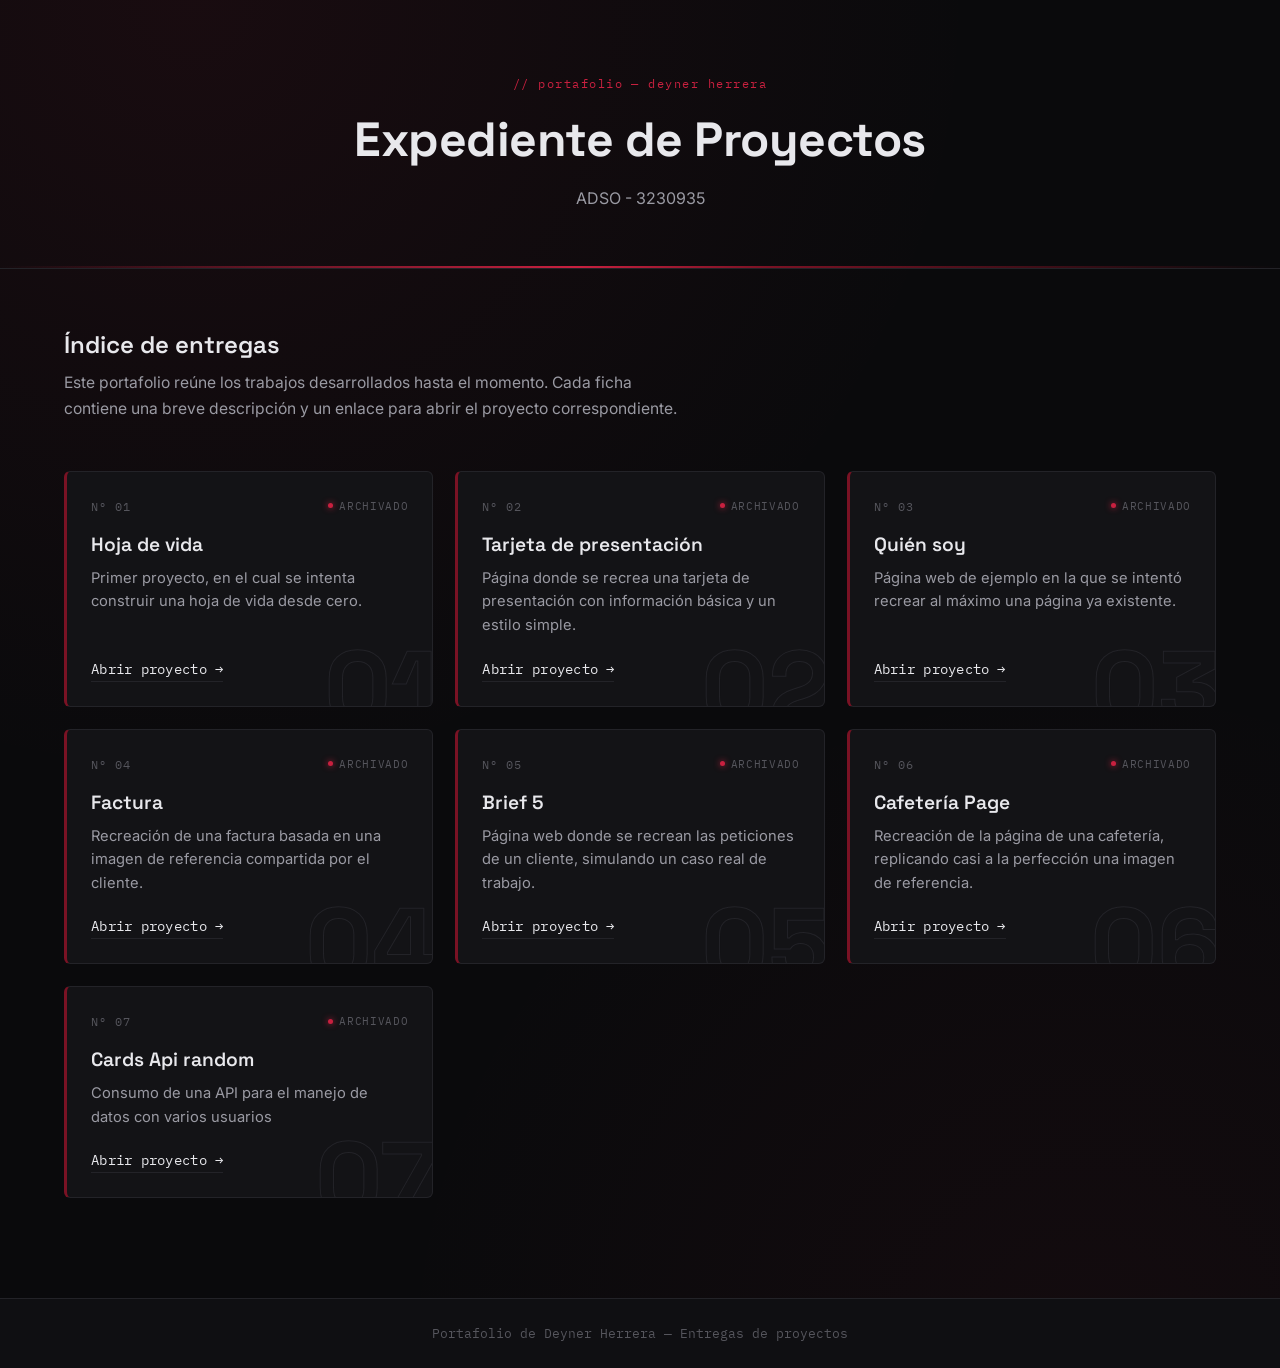
<file: index.html>
<!DOCTYPE html>
<html lang="es">
<head>
  <meta charset="UTF-8" />
  <meta name="viewport" content="width=device-width, initial-scale=1.0" />
  <title>Portafolio de Proyectos</title>
  <link rel="preconnect" href="https://fonts.googleapis.com">
  <link rel="preconnect" href="https://fonts.gstatic.com" crossorigin>
  <link href="https://fonts.googleapis.com/css2?family=Space+Grotesk:wght@400;500;600;700&family=IBM+Plex+Mono:wght@400;500&family=Inter:wght@400;500&display=swap" rel="stylesheet">
  <link rel="stylesheet" href="style.css">
</head>
<body>

  <header>
    <div class="header-inner">
      <span class="eyebrow">// portafolio — deyner herrera</span>
      <h1>Expediente de Proyectos</h1>
      <p>ADSO - 3230935</p>
    </div>
  </header>

  <main>
    <section class="intro">
      <h2>Índice de entregas</h2>
      <p>
        Este portafolio reúne los trabajos desarrollados hasta el momento.
        Cada ficha contiene una breve descripción y un enlace para abrir el proyecto correspondiente.
      </p>
    </section>

    <section class="projects-grid">

      <article class="project-card" data-num="01">
        <div class="card-top">
          <span class="card-id">Nº 01</span>
          <span class="card-status">archivado</span>
        </div>
        <div class="card-body">
          <h3>Hoja de vida</h3>
          <p>Primer proyecto, en el cual se intenta construir una hoja de vida desde cero.</p>
        </div>
        <a href="./Hoja de vida/index.html" class="btn-project">
          <span>Abrir proyecto</span>
          <span class="arrow">→</span>
        </a>
      </article>

      <article class="project-card" data-num="02">
        <div class="card-top">
          <span class="card-id">Nº 02</span>
          <span class="card-status">archivado</span>
        </div>
        <div class="card-body">
          <h3>Tarjeta de presentación</h3>
          <p>Página donde se recrea una tarjeta de presentación con información básica y un estilo simple.</p>
        </div>
        <a href="./Tarjeta de presentacion/index.html" class="btn-project">
          <span>Abrir proyecto</span>
          <span class="arrow">→</span>
        </a>
      </article>

      <article class="project-card" data-num="03">
        <div class="card-top">
          <span class="card-id">Nº 03</span>
          <span class="card-status">archivado</span>
        </div>
        <div class="card-body">
          <h3>Quién soy</h3>
          <p>Página web de ejemplo en la que se intentó recrear al máximo una página ya existente.</p>
        </div>
        <a href="./Quien soy/index.html" class="btn-project">
          <span>Abrir proyecto</span>
          <span class="arrow">→</span>
        </a>
      </article>

      <article class="project-card" data-num="04">
        <div class="card-top">
          <span class="card-id">Nº 04</span>
          <span class="card-status">archivado</span>
        </div>
        <div class="card-body">
          <h3>Factura</h3>
          <p>Recreación de una factura basada en una imagen de referencia compartida por el cliente.</p>
        </div>
        <a href="./Factura/index.html" class="btn-project">
          <span>Abrir proyecto</span>
          <span class="arrow">→</span>
        </a>
      </article>

      <article class="project-card" data-num="05">
        <div class="card-top">
          <span class="card-id">Nº 05</span>
          <span class="card-status">archivado</span>
        </div>
        <div class="card-body">
          <h3>Brief 5</h3>
          <p>Página web donde se recrean las peticiones de un cliente, simulando un caso real de trabajo.</p>
        </div>
        <a href="./Brief 5/inicio.html" class="btn-project">
          <span>Abrir proyecto</span>
          <span class="arrow">→</span>
        </a>
      </article>

      <article class="project-card" data-num="06">
        <div class="card-top">
          <span class="card-id">Nº 06</span>
          <span class="card-status">archivado</span>
        </div>
        <div class="card-body">
          <h3>Cafetería Page</h3>
          <p>Recreación de la página de una cafetería, replicando casi a la perfección una imagen de referencia.</p>
        </div>
        <a href="./Cafeteria Page/index.html" class="btn-project">
          <span>Abrir proyecto</span>
          <span class="arrow">→</span>
        </a>
      </article>

      <article class="project-card" data-num="07">
        <div class="card-top">
          <span class="card-id">Nº 07</span>
          <span class="card-status">archivado</span>
        </div>
        <div class="card-body">
          <h3>Cards Api random</h3>
          <p>Consumo de una API para el manejo de datos con varios usuarios</p>
        </div>
        <a href="./Api random/index.html" class="btn-project">
          <span>Abrir proyecto</span>
          <span class="arrow">→</span>
        </a>
      </article>

    </section>
  </main>

  <footer>
    <p>Portafolio de Deyner Herrera — Entregas de proyectos</p>
  </footer>

</body>
</html>
</file>
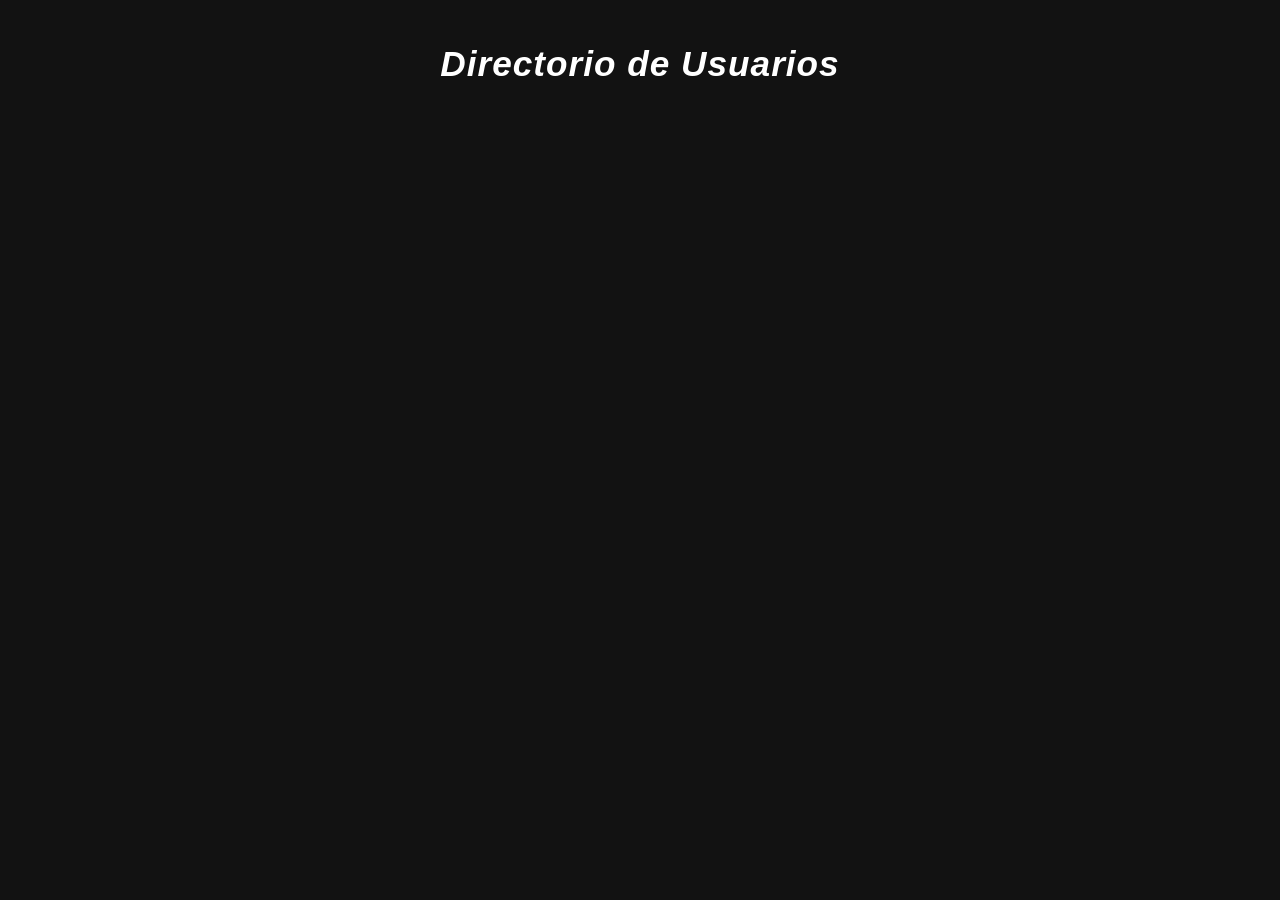
<file: Api random/index.html>
<!DOCTYPE html>
<html lang="es">

<head>
    <meta charset="UTF-8">
    <meta name="viewport" content="width=device-width, initial-scale=1.0">
    <title>Directorio de Usuarios</title>
    <style>
        body {
            font-family: 'Segoe UI', Tahoma, Geneva, Verdana, sans-serif;
            background-color: #121212; /* Fondo general oscuro */
            color: #e0e0e0; /* Texto claro legible */
            margin: 0;
            padding: 20px;
        }

        h1 {
            text-align: center;
            color: #ffffff;
            font-size: 2.2rem;
            font-style: italic;
            margin-bottom: 30px;
            letter-spacing: 1px;
        }

        /* Contenedor adaptado exactamente para 5 columnas */
        .container {
            display: grid;
            /* Usamos repeat(5, 1fr) para forzar las 5 columnas en pantallas grandes */
            grid-template-columns: repeat(5, 1fr);
            gap: 20px;
            max-width: 1400px;
            margin: 0 auto;
        }

        /* Responsivo para tablets y celulares */
        @media (max-width: 1200px) {
            .container {
                grid-template-columns: repeat(3, 1fr);
            }
        }
        @media (max-width: 768px) {
            .container {
                grid-template-columns: repeat(1, 1fr);
            }
        }

        .card {
            background: #1e1e1e; /* Fondo de la tarjeta oscuro */
            padding: 20px;
            border-radius: 12px;
            box-shadow: 0 4px 10px rgba(0, 0, 0, 0.5);
            cursor: pointer;
            transition: transform 0.2s, box-shadow 0.2s, background 0.2s;
            text-align: center;
            position: relative;
            border: 1px solid #2c2c2c;
        }

        .card:hover {
            transform: translateY(-6px);
            box-shadow: 0 8px 20px rgba(0, 0, 0, 0.7);
            background: #252525;
        }

        .card img {
            width: 80px;
            height: 80px;
            border-radius: 50%;
            object-fit: cover;
            margin-bottom: 10px;
            border: 2px solid #3b82f6; /* Toque sutil azul oscuro/neón */
        }

        .card h3 {
            margin: 10px 0 5px 0;
            color: #ffffff;
            font-size: 1.1rem;
            font-style: italic;
        }

        .card p {
            margin: 5px 0;
            color: #a0a0a0;
            font-size: 0.9rem;
        }

        .star {
            position: absolute;
            right: 12px;
            top: 12px;
            font-size: 22px;
            color: #555555; /* Estrella inactiva oscura */
            cursor: pointer;
            user-select: none;
            transition: color 0.2s;
        }

        .star:hover {
            color: #ffb400;
        }

        .star.active {
            color: #ffb400; /* Estrella activa dorada brillante */
            text-shadow: 0 0 8px rgba(255, 180, 0, 0.4);
        }
    </style>
</head>

<body>

    <h1>Directorio de Usuarios</h1>

    <div id="usuarios-container" class="container"></div>

    <script>
        const urlAPI = "https://randomuser.me/api/?results=100"; // Pedimos los 100 usuarios

        async function cargarUsuarios() {
            try {
                const respuesta = await fetch(urlAPI);
                const datos = await respuesta.json();
                const usuarios = datos.results;

                const contenedor = document.getElementById("usuarios-container");
                contenedor.innerHTML = "";

                usuarios.forEach(usuario => {
                    const card = document.createElement("div");
                    card.classList.add("card");

                    // Revisar si está en favoritos
                    const favoritosInit = JSON.parse(localStorage.getItem('favoritos') || '[]');
                    const esFavorito = favoritosInit.some(f => f.login.uuid === usuario.login.uuid);

                    card.innerHTML = `
                        <div style="position:relative;">
                            <span class="star ${esFavorito ? 'active' : ''}" title="Favorito">★</span>
                            <img src="${usuario.picture.medium}" alt="Foto de ${usuario.name.first}">
                        </div>
                        <h3>${usuario.name.title} ${usuario.name.first} ${usuario.name.last}</h3>
                        <p><strong>Edad:</strong> ${usuario.dob.age} años</p>
                        <p><strong>Género:</strong> ${usuario.gender}</p>
                    `;

                    // Click en la tarjeta -> abrir detalle
                    card.addEventListener("click", () => {
                        localStorage.setItem("usuarioSeleccionado", JSON.stringify(usuario));
                        window.location.href = "detalle.html";
                    });

                    // Click en la estrella -> toggle favorito
                    const star = card.querySelector('.star');
                    star.addEventListener('click', (e) => {
                        e.stopPropagation();
                        let favs = JSON.parse(localStorage.getItem('favoritos') || '[]');
                        const idx = favs.findIndex(f => f.login.uuid === usuario.login.uuid);
                        
                        if (idx === -1) {
                            // Agregar a favoritos
                            const favObj = {
                                login: usuario.login,
                                name: usuario.name,
                                picture: usuario.picture,
                                dob: usuario.dob,
                                gender: usuario.gender,
                                email: usuario.email,
                                phone: usuario.phone,
                                cell: usuario.cell,
                                location: usuario.location
                            };
                            favs.push(favObj);
                            star.classList.add('active');
                            localStorage.setItem('favoritos', JSON.stringify(favs));
                            window.location.href = 'favoritos.html';
                            return;
                        } else {
                            // Quitar de favoritos
                            favs.splice(idx, 1);
                            star.classList.remove('active');
                        }
                        localStorage.setItem('favoritos', JSON.stringify(favs));
                    });

                    contenedor.appendChild(card);
                });
            } catch (error) {
                console.error("Error al consumir la API:", error);
            }
        }

        cargarUsuarios();
    </script>
</body>

</html>
</file>
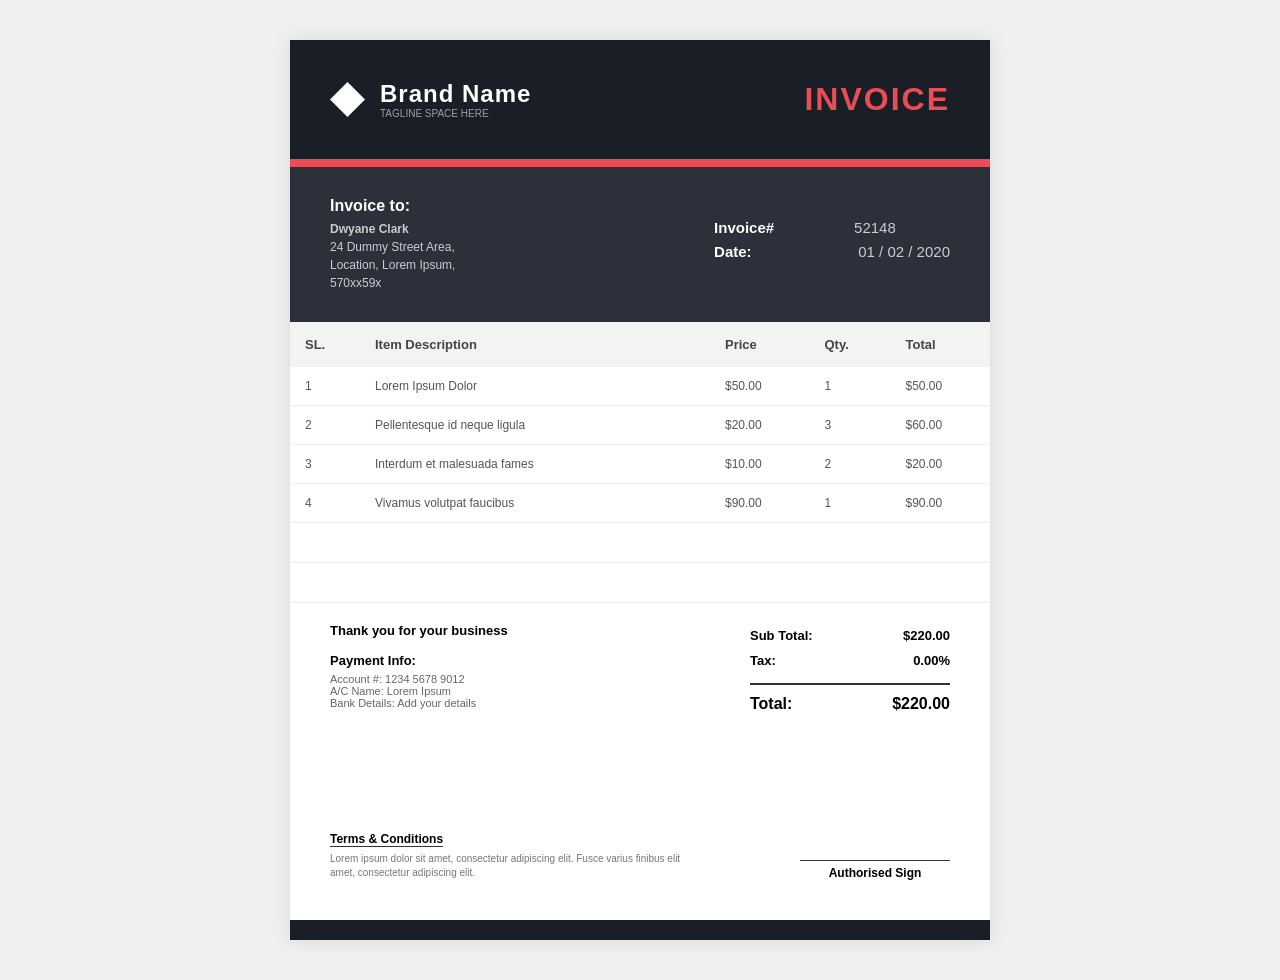
<file: Factura/index.html>
<!DOCTYPE html>
<html lang="es">
<head>
    <meta charset="UTF-8">
    <meta name="viewport" content="width=device-width, initial-scale=1.0">
    <title>Factura - Ejercicio</title>
    <link rel="stylesheet" href="styles.css">
</head>
<body>
    <div class="invoice-card">
        <header class="header-main">
            <div class="brand">
                <div class="logo-placeholder"></div>
                <div class="brand-text">
                    <h1>Brand Name</h1>
                    <p>TAGLINE SPACE HERE</p>
                </div>
            </div>
            <div class="title-invoice">INVOICE</div>
        </header>

        <div class="red-bar"></div>

        <section class="info-section">
            <div class="invoice-to">
                <h3>Invoice to:</h3>
                <p><strong>Dwyane Clark</strong></p>
                <p>24 Dummy Street Area,<br>Location, Lorem Ipsum,<br>570xx59x</p>
            </div>

            <div class="invoice-details">
                <p><strong style="float: left;">Invoice#</strong> <span>52148</span></p>
                <p><strong>Date:</strong> <span>01 / 02 / 2020</span></p>
            </div>
        </section>

        <!-- SOLO SE AGREGÓ ESTE CONTENEDOR -->
        <div class="items-table-wrapper">
            <table class="items-table">
                <thead>
                    <tr>
                        <th class="col-sl">SL.</th>
                        <th class="col-desc">Item Description</th>
                        <th class="col-price">Price</th>
                        <th class="col-qty">Qty.</th>
                        <th class="col-total">Total</th>
                    </tr>
                </thead>

                <tbody>
                    <tr>
                        <td>1</td>
                        <td>Lorem Ipsum Dolor</td>
                        <td>$50.00</td>
                        <td>1</td>
                        <td>$50.00</td>
                    </tr>

                    <tr>
                        <td>2</td>
                        <td>Pellentesque id neque ligula</td>
                        <td>$20.00</td>
                        <td>3</td>
                        <td>$60.00</td>
                    </tr>

                    <tr>
                        <td>3</td>
                        <td>Interdum et malesuada fames</td>
                        <td>$10.00</td>
                        <td>2</td>
                        <td>$20.00</td>
                    </tr>

                    <tr>
                        <td>4</td>
                        <td>Vivamus volutpat faucibus</td>
                        <td>$90.00</td>
                        <td>1</td>
                        <td>$90.00</td>
                    </tr>

                    <tr class="empty-row">
                        <td></td><td></td><td></td><td></td><td></td>
                    </tr>

                    <tr class="empty-row">
                        <td></td><td></td><td></td><td></td><td></td>
                    </tr>
                </tbody>
            </table>
        </div>

        <footer class="footer-section">
            <div class="left-col">
                <p class="thanks">Thank you for your business</p>

                <div class="payment-info">
                    <h4>Payment Info:</h4>
                    <p>Account #: 1234 5678 9012</p>
                    <p>A/C Name: Lorem Ipsum</p>
                    <p>Bank Details: Add your details</p>
                </div>
            </div>

            <div class="right-col">
                <div class="totals">
                    <div class="total-row">
                        <span>Sub Total:</span>
                        <span>$220.00</span>
                    </div>

                    <div class="total-row">
                        <span>Tax:</span>
                        <span>0.00%</span>
                    </div>

                    <div class="total-final">
                        <span>Total:</span>
                        <span>$220.00</span>
                    </div>
                </div>
            </div>
        </footer>

        <section class="terms-signature">
            <div class="terms">
                <h4>Terms & Conditions</h4>

                <p>
                    Lorem ipsum dolor sit amet, consectetur adipiscing elit.
                    Fusce varius finibus elit amet, consectetur adipiscing elit.
                </p>
            </div>

            <div class="signature">
                <div class="sign-line"></div>
                <p>Authorised Sign</p>
            </div>
        </section>

        <div class="bottom-bar"></div>
    </div>
</body>
</html>
</file>
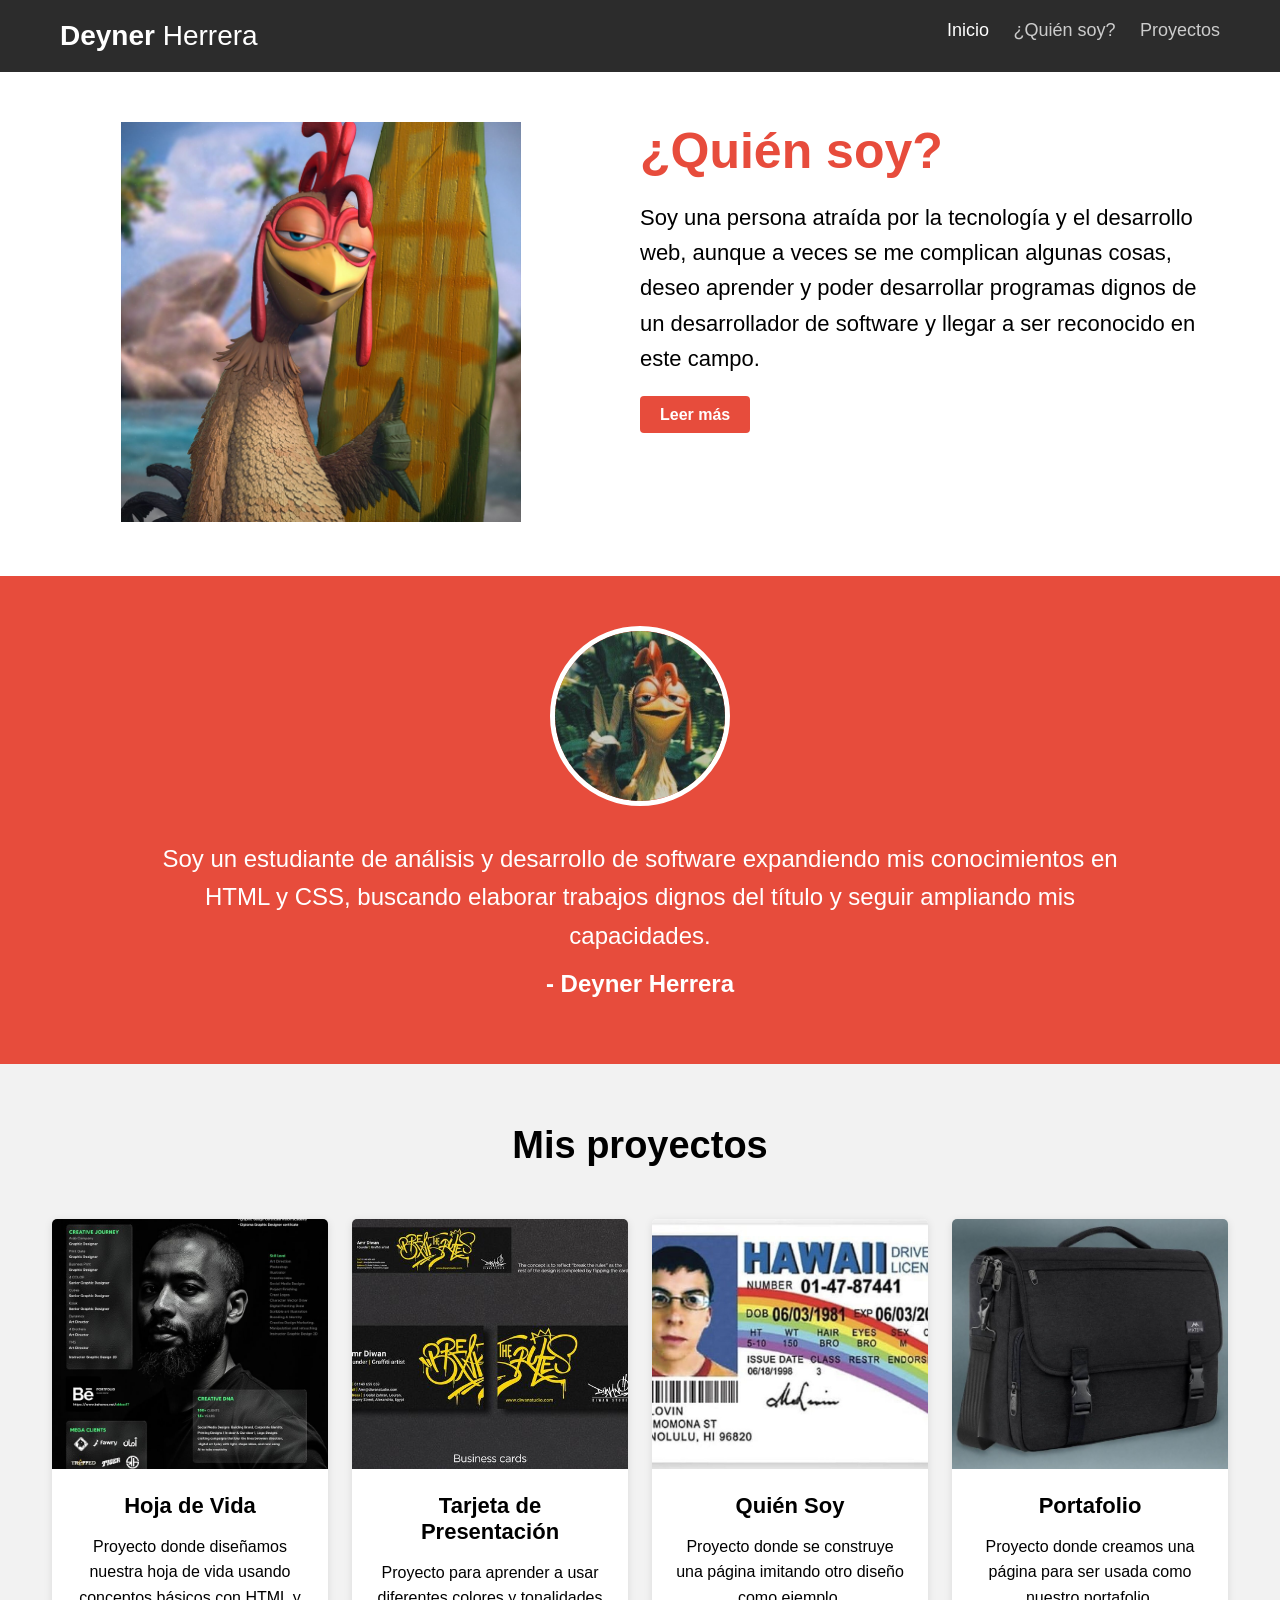
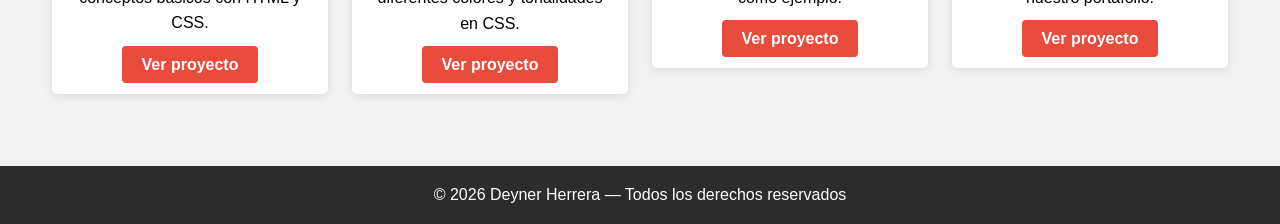
<file: Quien soy/index.html>
<!DOCTYPE html>
<html lang="es">

<head>
    <meta charset="UTF-8">
    <meta name="viewport" content="width=device-width, initial-scale=1.0">
    <title>Deyner Herrera</title>
    <link rel="stylesheet" href="index.css">
</head>

<body>

    <!-- NAV -->
    <nav>
        <span class="nombre-nav"><b>Deyner</b> Herrera</span>

        <span class="enlaces-nav">
            <a href="#inicio" class="activo">Inicio</a>
            <a href="#quien">¿Quién soy?</a>
            <a href="#proyectos">Proyectos</a>
        </span>
    </nav>

    <main>

        <!-- HERO -->
        <section class="inicio" id="inicio">

            <div class="imagen-inicio">
                <img src="Imagines/imagen.1.jpg" alt="Imagen principal">
            </div>

            <div class="texto-inicio">
                <h1>¿Quién soy?</h1>

                <p>
                    Soy una persona atraída por la tecnología y el desarrollo web,
                    aunque a veces se me complican algunas cosas, deseo aprender
                    y poder desarrollar programas dignos de un desarrollador
                    de software y llegar a ser reconocido en este campo.
                </p>

                <a href="#quien" class="boton-rojo">Leer más</a>
            </div>

        </section>

        <!-- QUIEN SOY -->
        <section class="quien-soy" id="quien">

            <img class="foto-perfil" src="Imagines/imagen.2.jpg" alt="Deyner Herrera">

            <p>
                Soy un estudiante de análisis y desarrollo de software
                expandiendo mis conocimientos en HTML y CSS, buscando
                elaborar trabajos dignos del título y seguir ampliando
                mis capacidades.
            </p>

            <p><strong>- Deyner Herrera</strong></p>

        </section>

        <!-- PROYECTOS -->
        <section class="proyectos" id="proyectos">

            <h2>Mis proyectos</h2>

            <div class="contenedor-tarjetas">

                <div class="tarjeta">
                    <img src="Imagines/imagen.3.jpg" alt="Proyecto 1">

                    <div class="cuerpo-tarjeta">
                        <h3>Hoja de Vida</h3>

                        <p>
                            Proyecto donde diseñamos nuestra hoja de vida
                            usando conceptos básicos con HTML y CSS.
                        </p>

                        <a href="#" class="boton-rojo">Ver proyecto</a>
                    </div>
                </div>


                <div class="tarjeta">
                    <img src="Imagines/imagen.4.jpg" alt="Proyecto 2">

                    <div class="cuerpo-tarjeta">
                        <h3>Tarjeta de Presentación</h3>

                        <p>
                            Proyecto para aprender a usar diferentes colores
                            y tonalidades en CSS.
                        </p>

                        <a href="#" class="boton-rojo">Ver proyecto</a>
                    </div>
                </div>


                <div class="tarjeta">
                    <img src="Imagines/imagen.5.jpg" alt="Proyecto 3">

                    <div class="cuerpo-tarjeta">
                        <h3>Quién Soy</h3>

                        <p>
                            Proyecto donde se construye una página imitando
                            otro diseño como ejemplo.
                        </p>

                        <a href="#" class="boton-rojo">Ver proyecto</a>
                    </div>
                </div>


                <div class="tarjeta">
                    <img src="Imagines/imagen.6.jpg" alt="Proyecto 4">

                    <div class="cuerpo-tarjeta">
                        <h3>Portafolio</h3>

                        <p>
                            Proyecto donde creamos una página para ser usada
                            como nuestro portafolio.
                        </p>

                        <a href="#" class="boton-rojo">Ver proyecto</a>
                    </div>
                </div>

            </div>

        </section>

        <!-- FOOTER -->
        <footer>
            <p>© 2026 Deyner Herrera — Todos los derechos reservados</p>
        </footer>

    </main>

</body>
</html>
</file>
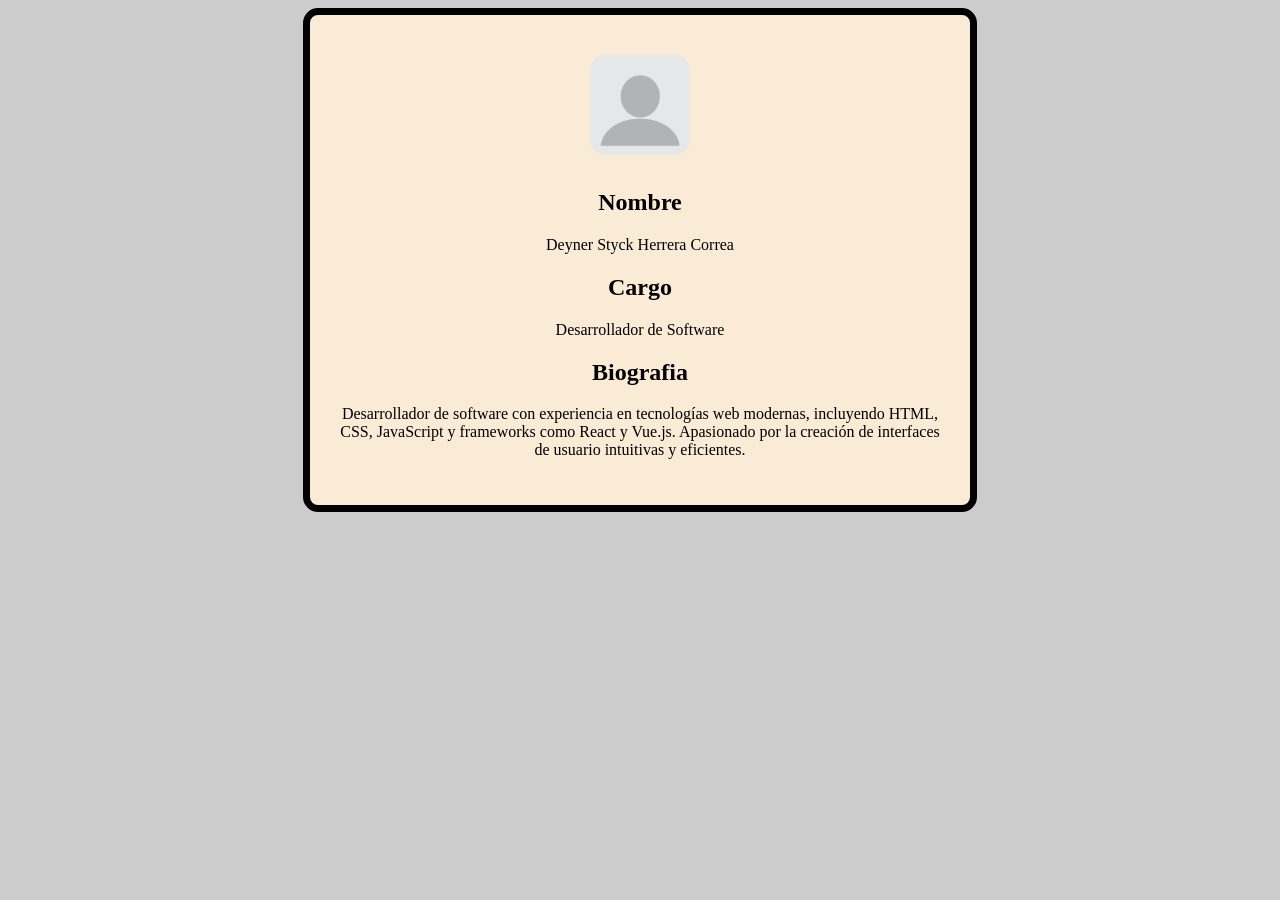
<file: Tarjeta de presentacion/index.html>
<!DOCTYPE html>
<html lang="en">

<head>
    <meta charset="UTF-8">
    <meta name="viewport" content="width=device-width, initial-scale=1.0">
    <title>Tarjeta Profesional</title>
    <link rel="stylesheet" href="styles.css">
</head>

<body>
    <section class="tarjeta">
        <img src="perfil.webp" alt="Imagen de perfil">
        <h2>Nombre</h2>
        <p>Deyner Styck Herrera Correa</p>
        <h2>Cargo</h2>
        <p>Desarrollador de Software</p>
        <h2>Biografia</h2>
        <p>Desarrollador de software con experiencia en tecnologías web modernas, incluyendo HTML, CSS, JavaScript y
            frameworks como React y Vue.js. Apasionado por la creación de interfaces de usuario intuitivas y eficientes.
        </p>

    </section>
</body>

</html>
</file>
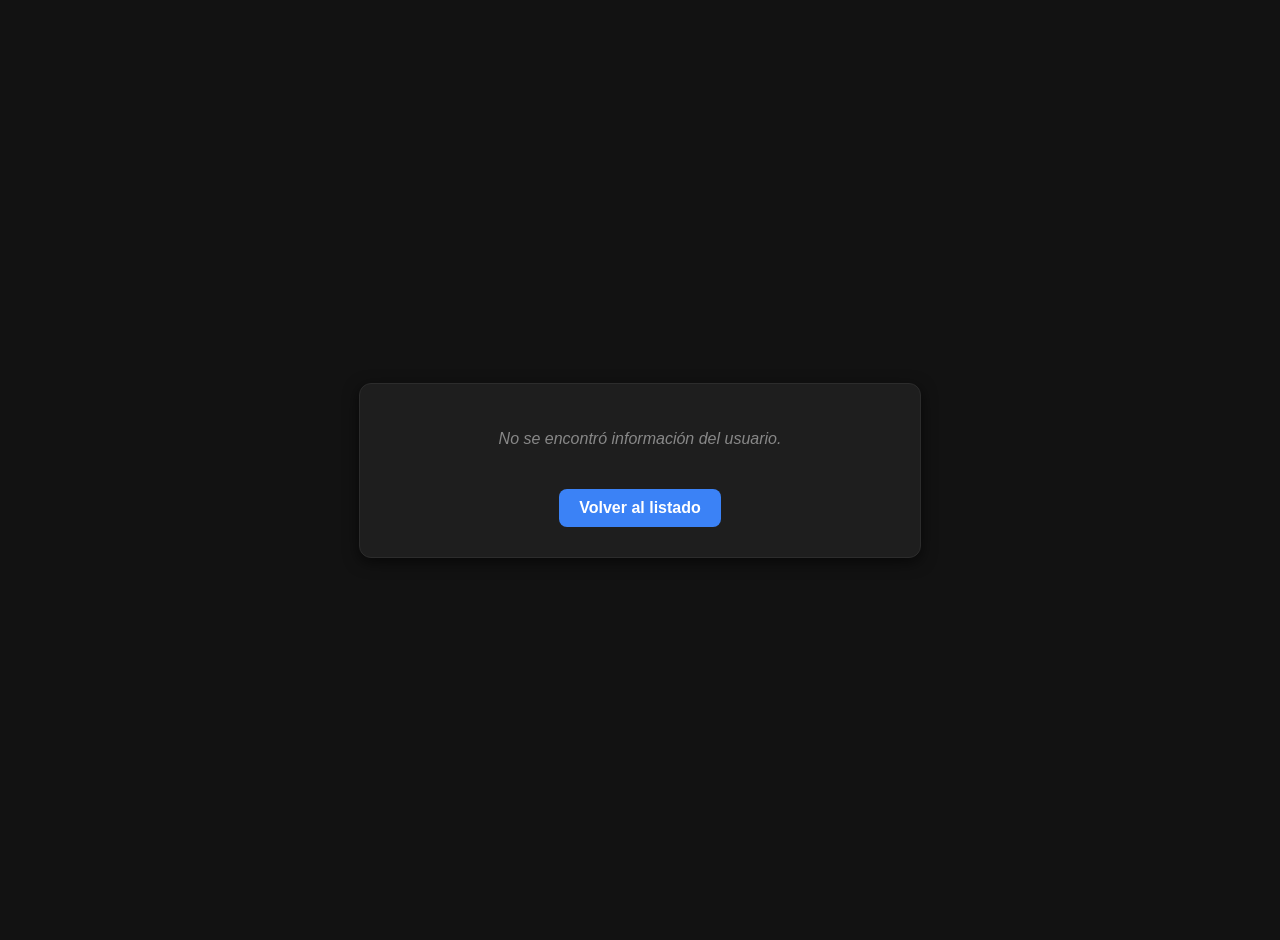
<file: Api random/detalle.html>
<!DOCTYPE html>
<html lang="es">

<head>
    <meta charset="UTF-8">
    <meta name="viewport" content="width=device-width, initial-scale=1.0">
    <title>Detalle del Usuario</title>
    <style>
        body {
            font-family: 'Segoe UI', Tahoma, Geneva, Verdana, sans-serif;
            background-color: #121212; /* Fondo general oscuro */
            color: #e0e0e0;
            margin: 0;
            padding: 20px;
            display: flex;
            justify-content: center;
            align-items: center;
            min-height: 100vh;
        }

        .detalle-card {
            background: #1e1e1e; /* Tarjeta oscura */
            padding: 30px;
            border-radius: 12px;
            box-shadow: 0 4px 15px rgba(0, 0, 0, 0.6);
            max-width: 500px;
            width: 100%;
            text-align: center;
            border: 1px solid #2c2c2c;
        }

        .detalle-card img {
            width: 120px;
            height: 120px;
            border-radius: 50%;
            object-fit: cover;
            margin-bottom: 15px;
            border: 3px solid #3b82f6;
        }

        .detalle-card h2 {
            color: #ffffff;
            font-size: 1.5rem;
            margin: 10px 0;
        }

        .info-group {
            text-align: left;
            margin-top: 20px;
            border-top: 1px solid #2c2c2c;
            padding-top: 15px;
        }

        .info-group p {
            margin: 8px 0;
            color: #b0b0b0;
            font-size: 0.95rem;
        }

        .info-group strong {
            color: #ffffff;
        }

        .btn-volver {
            display: inline-block;
            margin-top: 25px;
            padding: 10px 20px;
            background-color: #3b82f6;
            color: white;
            text-decoration: none;
            border-radius: 8px;
            font-weight: bold;
            transition: opacity 0.2s;
        }

        .btn-volver:hover {
            opacity: 0.85;
        }

        .star {
            display: inline-block;
            font-size: 26px;
            color: #555555;
            cursor: pointer;
            user-select: none;
            margin-left: 10px;
            vertical-align: middle;
            transition: color 0.2s;
        }

        .star:hover {
            color: #ffb400;
        }

        .star.active {
            color: #ffb400;
            text-shadow: 0 0 8px rgba(255, 180, 0, 0.4);
        }

        .error-msg {
            color: #888;
            font-style: italic;
        }
    </style>
</head>

<body>

    <div class="detalle-card" id="detalle-container"></div>

    <script>
        const contenedor = document.getElementById("detalle-container");
        const usuarioGuardado = localStorage.getItem("usuarioSeleccionado");

        // Detectar si venimos desde favoritos mediante parámetros en la URL (?from=favoritos)
        const urlParams = new URLSearchParams(window.location.search);
        const origen = urlParams.get('from');
        const enlaceVolver = origen === 'favoritos' ? 'favoritos.html' : 'index.html';
        const textoVolver = origen === 'favoritos' ? 'Volver a favoritos' : 'Volver al listado';

        if (usuarioGuardado) {
            const usuario = JSON.parse(usuarioGuardado);

            contenedor.innerHTML = `
                <img src="${usuario.picture.large}" alt="Foto de ${usuario.name.first}">
                <h2>${usuario.name.title ? usuario.name.title + ' ' : ''}${usuario.name.first} ${usuario.name.last} <span id="favStar" class="star" title="Favorito">★</span></h2>
                
                <div class="info-group">
                    <p><strong>Género:</strong> ${usuario.gender}</p>
                    <p><strong>Edad:</strong> ${usuario.dob.age} años (Nacimiento: ${usuario.dob.date.split('T')[0]})</p>
                    <p><strong>Email:</strong> ${usuario.email}</p>
                    <p><strong>Teléfono:</strong> ${usuario.phone}</p>
                    <p><strong>Celular:</strong> ${usuario.cell}</p>
                    <p><strong>País:</strong> ${usuario.location.country}</p>
                    <p><strong>Ciudad:</strong> ${usuario.location.city}</p>
                    <p><strong>Dirección:</strong> ${usuario.location.street.name} #${usuario.location.street.number}</p>
                    <p><strong>Nombre de Usuario:</strong> ${usuario.login.username}</p>
                </div>

                <a href="${enlaceVolver}" class="btn-volver">${textoVolver}</a>
            `;

            // Sincronizar estado de la estrella con el localStorage
            const favStar = document.getElementById('favStar');
            const favoritos = JSON.parse(localStorage.getItem('favoritos') || '[]');
            const isFav = favoritos.some(f => f.login && f.login.uuid === usuario.login.uuid);
            
            if (isFav) favStar.classList.add('active');

            favStar.addEventListener('click', (e) => {
                e.preventDefault();
                let favs = JSON.parse(localStorage.getItem('favoritos') || '[]');
                const idx = favs.findIndex(f => f.login && f.login.uuid === usuario.login.uuid);
                
                if (idx === -1) {
                    favs.push(usuario);
                    favStar.classList.add('active');
                } else {
                    favs.splice(idx, 1);
                    favStar.classList.remove('active');
                }
                localStorage.setItem('favoritos', JSON.stringify(favs));
            });

        } else {
            contenedor.innerHTML = `
                <p class="error-msg">No se encontró información del usuario.</p>
                <a href="${enlaceVolver}" class="btn-volver">${textoVolver}</a>
            `;
        }
    </script>
</body>

</html>
</file>
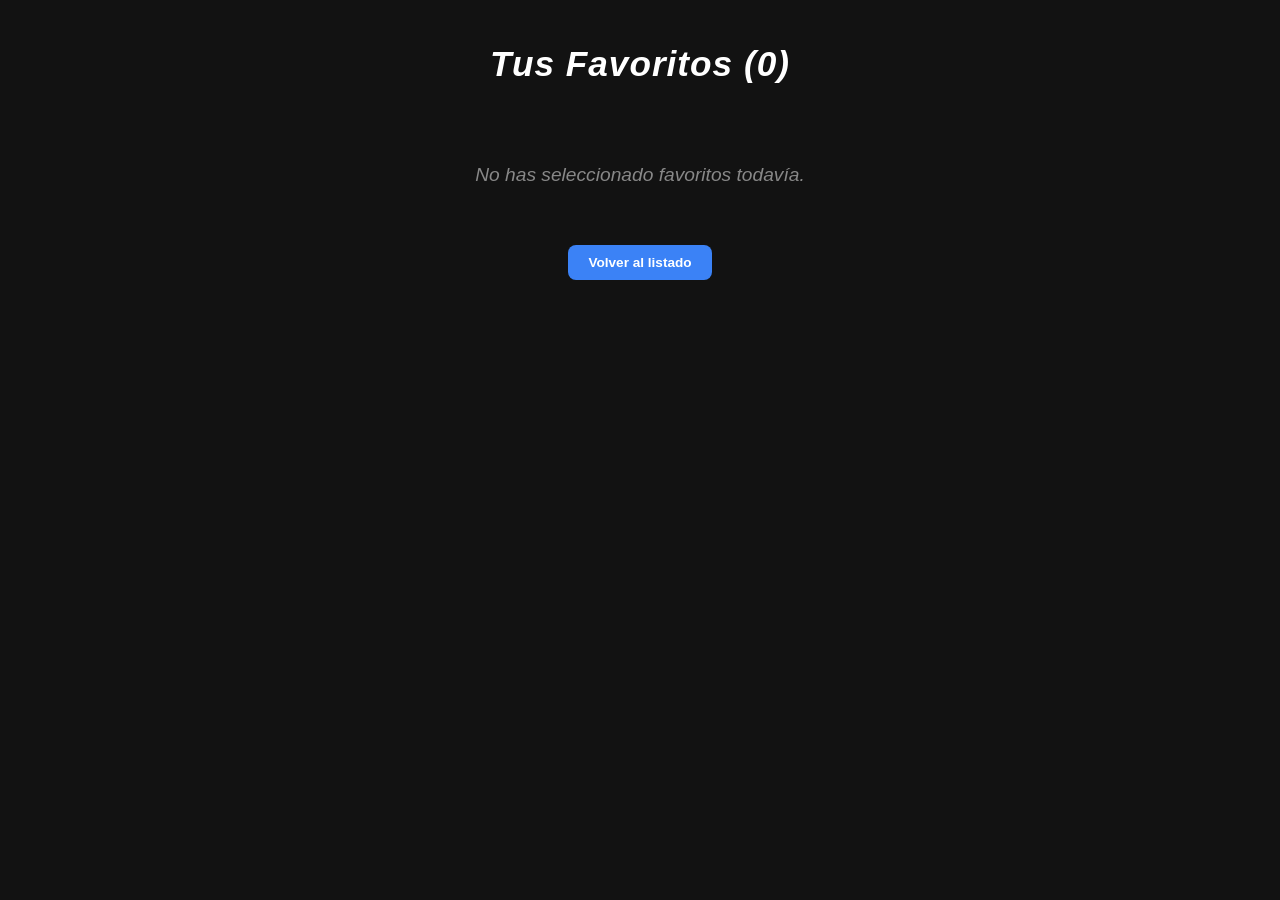
<file: Api random/favoritos.html>
<!DOCTYPE html>
<html lang="es">

<head>
    <meta charset="utf-8">
    <meta name="viewport" content="width=device-width, initial-scale=1">
    <title>Tus Favoritos</title>
    <style>
        body {
            font-family: 'Segoe UI', Tahoma, Geneva, Verdana, sans-serif;
            background-color: #121212; /* Fondo general oscuro */
            color: #e0e0e0;
            margin: 0;
            padding: 20px;
        }

        h1 {
            text-align: center;
            color: #ffffff;
            font-size: 2.2rem;
            font-style: italic;
            margin-bottom: 30px;
            letter-spacing: 1px;
        }

        /* Contenedor adaptado exactamente para 5 columnas (igual que el index) */
        .container {
            display: grid;
            grid-template-columns: repeat(5, 1fr);
            gap: 20px;
            max-width: 1400px;
            margin: 20px auto;
        }

        /* Responsivo para tablets y celulares */
        @media (max-width: 1200px) {
            .container {
                grid-template-columns: repeat(3, 1fr);
            }
        }
        @media (max-width: 768px) {
            .container {
                grid-template-columns: repeat(1, 1fr);
            }
        }

        .card {
            background: #1e1e1e; /* Tarjeta oscura */
            padding: 20px;
            border-radius: 12px;
            box-shadow: 0 4px 10px rgba(0, 0, 0, 0.5);
            text-align: center;
            border: 1px solid #2c2c2c;
            transition: transform 0.2s, box-shadow 0.2s, background 0.2s;
        }

        .card:hover {
            transform: translateY(-6px);
            box-shadow: 0 8px 20px rgba(0, 0, 0, 0.7);
            background: #252525;
        }

        .card img {
            width: 100px;
            height: 100px;
            border-radius: 50%;
            object-fit: cover;
            margin-bottom: 10px;
            border: 2px solid #3b82f6;
        }

        .card h3 {
            margin: 10px 0 6px 0;
            color: #ffffff;
            font-size: 1.1rem;
            font-style: italic;
        }

        .card p {
            color: #a0a0a0;
            margin: 0;
            font-size: 0.9rem;
        }

        .actions {
            display: flex;
            gap: 8px;
            justify-content: center;
            margin-top: 15px;
        }

        .btn {
            padding: 8px 12px;
            border-radius: 8px;
            border: none;
            cursor: pointer;
            font-weight: bold;
            font-size: 0.85rem;
            transition: opacity 0.2s;
        }

        .btn:hover {
            opacity: 0.85;
        }

        /* Botón de ver detalle adaptado al esquema oscuro */
        .btn-view {
            background: #3b82f6;
            color: #fff;
        }

        .btn-back {
            background: #3b82f6;
            color: #fff;
            text-decoration: none;
            display: inline-block;
            padding: 10px 20px;
            border-radius: 8px;
            font-weight: bold;
            margin: 20px auto;
        }

        .btn-del {
            background: #ef4444; /* Rojo elegante para eliminar */
            color: #fff;
        }

        .empty {
            text-align: center;
            grid-column: 1 / -1;
            margin-top: 50px;
            color: #888;
            font-size: 1.2rem;
            font-style: italic;
        }
    </style>
</head>

<body>
    <h1 id="titulo">Tus Favoritos (0)</h1>
    <div id="container" class="container"></div>
    <div style="text-align:center">
        <button id="btn-back" class="btn btn-back">Volver al listado</button>
    </div>

    <script>
        function cargarFavoritos() {
            const cont = document.getElementById('container');
            const favs = JSON.parse(localStorage.getItem('favoritos') || '[]');
            cont.innerHTML = '';
            const titulo = document.getElementById('titulo');
            const total = favs ? favs.length : 0;
            titulo.textContent = `Tus Favoritos (${total})`;

            if (!favs || favs.length === 0) {
                cont.innerHTML = '<p class="empty">No has seleccionado favoritos todavía.</p>';
                return;
            }

            favs.forEach((u, idx) => {
                const card = document.createElement('div');
                card.className = 'card';
                card.innerHTML = `
                    <img src="${u.picture.large || u.picture.medium}" alt="${u.name.first} ${u.name.last}">
                    <h3>${u.name.title ? u.name.title + ' ' : ''}${u.name.first} ${u.name.last}</h3>
                    <p><strong>Edad:</strong> ${u.dob.age} años</p>
                `;

                const actions = document.createElement('div');
                actions.className = 'actions';

                const btnView = document.createElement('button');
                btnView.className = 'btn btn-view';
                btnView.textContent = 'Ver detalle';
                btnView.addEventListener('click', () => {
                    localStorage.setItem('usuarioSeleccionado', JSON.stringify(u));
                    window.location.href = 'detalle.html?from=favoritos';
                });

                const btnDel = document.createElement('button');
                btnDel.className = 'btn btn-del';
                btnDel.textContent = 'Eliminar';
                btnDel.addEventListener('click', () => {
                    let current = JSON.parse(localStorage.getItem('favoritos') || '[]');
                    current.splice(idx, 1);
                    localStorage.setItem('favoritos', JSON.stringify(current));
                    cargarFavoritos();
                });

                actions.appendChild(btnView);
                actions.appendChild(btnDel);
                card.appendChild(actions);
                cont.appendChild(card);
            });
        }

        cargarFavoritos();

        // Volver al listado
        document.getElementById('btn-back').addEventListener('click', () => {
            window.location.href = 'index.html';
        });
    </script>
</body>

</html>
</file>
<file: style.css>
/* ============================================
   TOKENS
   ============================================ */
:root {
  --bg: #0a0a0c;
  --bg-soft: #0f0f12;
  --surface: #131316;
  --surface-hover: #17171b;
  --border: #232328;
  --border-hover: #3a2226;
  --accent: #c8203f;
  --accent-dim: #7a1224;
  --accent-soft: rgba(200, 32, 63, 0.12);
  --text-primary: #e8e8ec;
  --text-secondary: #9a9aa3;
  --text-muted: #55555c;

  --font-display: "Space Grotesk", "Arial", sans-serif;
  --font-body: "Inter", "Arial", sans-serif;
  --font-mono: "IBM Plex Mono", "Courier New", monospace;
}

* {
  margin: 0;
  padding: 0;
  box-sizing: border-box;
}

@media (prefers-reduced-motion: reduce) {
  * {
    animation-duration: 0.01ms !important;
    animation-iteration-count: 1 !important;
    transition-duration: 0.01ms !important;
  }
}

body {
  font-family: var(--font-body);
  background:
    radial-gradient(circle at 15% 0%, rgba(200, 32, 63, 0.08), transparent 45%),
    radial-gradient(circle at 85% 100%, rgba(200, 32, 63, 0.05), transparent 40%),
    var(--bg);
  color: var(--text-secondary);
  min-height: 100vh;
  display: flex;
  flex-direction: column;
}

/* ============================================
   HEADER
   ============================================ */
header {
  border-bottom: 1px solid var(--border);
  padding: 72px 20px 56px;
  position: relative;
  overflow: hidden;
}

header::after {
  content: "";
  position: absolute;
  left: 0;
  right: 0;
  bottom: 0;
  height: 2px;
  background: linear-gradient(90deg, transparent, var(--accent) 45%, var(--accent-dim) 60%, transparent);
}

.header-inner {
  max-width: 760px;
  margin: 0 auto;
  text-align: center;
}

.eyebrow {
  display: inline-block;
  font-family: var(--font-mono);
  font-size: 0.78rem;
  letter-spacing: 0.12em;
  color: var(--accent);
  text-transform: lowercase;
  margin-bottom: 18px;
}

header h1 {
  font-family: var(--font-display);
  font-weight: 700;
  font-size: clamp(2.1rem, 4vw, 3rem);
  color: var(--text-primary);
  letter-spacing: -0.01em;
  margin-bottom: 16px;
}

header p {
  font-size: 1rem;
  line-height: 1.6;
  color: var(--text-secondary);
  max-width: 560px;
  margin: 0 auto;
}

/* ============================================
   MAIN / INTRO
   ============================================ */
main {
  width: 90%;
  max-width: 1200px;
  margin: 0 auto;
  padding: 60px 0 40px;
  flex: 1;
}

.intro {
  margin-bottom: 48px;
  max-width: 620px;
}

.intro h2 {
  font-family: var(--font-display);
  font-weight: 600;
  font-size: 1.5rem;
  color: var(--text-primary);
  margin-bottom: 10px;
}

.intro p {
  line-height: 1.7;
  font-size: 0.98rem;
}

/* ============================================
   PROJECT GRID / CARDS
   ============================================ */
.projects-grid {
  display: grid;
  grid-template-columns: repeat(auto-fill, minmax(300px, 1fr));
  gap: 22px;
}

.project-card {
  position: relative;
  background: var(--surface);
  border: 1px solid var(--border);
  border-left: 3px solid var(--accent-dim);
  border-radius: 6px;
  padding: 26px 24px 24px;
  display: flex;
  flex-direction: column;
  overflow: hidden;
  isolation: isolate;
  animation: aparecer 0.7s ease both;
  transition: transform 0.3s ease, border-color 0.3s ease, background 0.3s ease;
}

.project-card:nth-child(1) { animation-delay: 0.02s; }
.project-card:nth-child(2) { animation-delay: 0.08s; }
.project-card:nth-child(3) { animation-delay: 0.14s; }
.project-card:nth-child(4) { animation-delay: 0.20s; }
.project-card:nth-child(5) { animation-delay: 0.26s; }
.project-card:nth-child(6) { animation-delay: 0.32s; }
.project-card:nth-child(7) { animation-delay: 0.38s; }

/* stamp number watermark */
.project-card .card-top .card-id::before {
  content: "";
}

.project-card::before {
  content: attr(data-num);
  position: absolute;
  right: -6px;
  bottom: -34px;
  font-family: var(--font-display);
  font-size: 6.5rem;
  font-weight: 700;
  color: transparent;
  -webkit-text-stroke: 1px var(--border);
  z-index: -1;
  line-height: 1;
  transition: -webkit-text-stroke 0.3s ease, transform 0.4s ease;
}

.project-card:hover {
  transform: translateY(-4px);
  border-color: var(--border-hover);
  border-left-color: var(--accent);
  background: var(--surface-hover);
}

.project-card:hover::before {
  -webkit-text-stroke: 1px var(--accent-dim);
  transform: translate(-4px, -4px);
}

.project-card:focus-within {
  border-left-color: var(--accent);
  box-shadow: 0 0 0 2px var(--accent-soft);
}

.card-top {
  display: flex;
  align-items: center;
  justify-content: space-between;
  margin-bottom: 18px;
}

.card-id {
  font-family: var(--font-mono);
  font-size: 0.78rem;
  letter-spacing: 0.08em;
  color: var(--text-muted);
}

.card-status {
  font-family: var(--font-mono);
  font-size: 0.7rem;
  letter-spacing: 0.06em;
  color: var(--text-muted);
  text-transform: uppercase;
  display: flex;
  align-items: center;
  gap: 6px;
}

.card-status::before {
  content: "";
  width: 5px;
  height: 5px;
  border-radius: 50%;
  background: var(--accent);
  box-shadow: 0 0 6px var(--accent);
}

.card-body {
  flex: 1;
  margin-bottom: 22px;
}

.card-body h3 {
  font-family: var(--font-display);
  font-weight: 600;
  font-size: 1.2rem;
  color: var(--text-primary);
  margin-bottom: 10px;
}

.card-body p {
  font-size: 0.92rem;
  line-height: 1.6;
  color: var(--text-secondary);
}

.btn-project {
  align-self: flex-start;
  display: inline-flex;
  align-items: center;
  gap: 8px;
  text-decoration: none;
  font-family: var(--font-mono);
  font-size: 0.85rem;
  letter-spacing: 0.02em;
  color: var(--text-primary);
  padding-bottom: 3px;
  border-bottom: 1px solid var(--border);
  transition: color 0.25s ease, border-color 0.25s ease, gap 0.25s ease;
}

.btn-project .arrow {
  transition: transform 0.25s ease;
}

.project-card:hover .btn-project,
.btn-project:focus-visible {
  color: var(--accent);
  border-color: var(--accent);
}

.project-card:hover .btn-project .arrow {
  transform: translateX(4px);
}

.btn-project:focus-visible {
  outline: 2px solid var(--accent);
  outline-offset: 3px;
}

/* ============================================
   FOOTER
   ============================================ */
footer {
  text-align: center;
  padding: 26px 15px;
  border-top: 1px solid var(--border);
  background: var(--bg-soft);
  color: var(--text-muted);
  font-family: var(--font-mono);
  font-size: 0.8rem;
  margin-top: 60px;
}

/* ============================================
   ANIMATION
   ============================================ */
@keyframes aparecer {
  from {
    opacity: 0;
    transform: translateY(20px);
  }
  to {
    opacity: 1;
    transform: translateY(0);
  }
}

/* ============================================
   RESPONSIVE
   ============================================ */
@media (max-width: 600px) {
  header {
    padding: 56px 18px 44px;
  }
  main {
    width: 92%;
    padding: 44px 0 30px;
  }
  .projects-grid {
    grid-template-columns: 1fr;
  }
  .project-card {
    padding: 22px 20px 20px;
  }
  .project-card::before {
    font-size: 5rem;
  }
}
</file>
<file: Factura/styles.css>
* {
    margin: 0;
    padding: 0;
    box-sizing: border-box;
    font-family: 'Arial', sans-serif;
}

body {
    background-color: #f0f0f0;
    display: flex;
    justify-content: center;
    padding: 40px 0;
}

.invoice-card {
    background-color: #fff;
    width: 700px;
    min-height: 900px;
    box-shadow: 0 0 20px rgba(0,0,0,0.1);
    position: relative;
    display: flex;
    flex-direction: column;
}

/* Header */
.header-main {
    background-color: #1a1e26;
    color: white;
    padding: 40px;
    display: flex;
    justify-content: space-between;
    align-items: center;
}

.brand {
    display: flex;
    align-items: center;
}

.logo-placeholder {
    width: 35px;
    height: 35px;
    background-color: #fff;
    clip-path: polygon(50% 0%, 100% 50%, 50% 100%, 0% 50%);
    margin-right: 15px;
}

.brand-text h1 {
    font-size: 24px;
    letter-spacing: 1px;
}

.brand-text p {
    font-size: 10px;
    color: #a0a0a0;
}

.title-invoice {
    font-size: 32px;
    font-weight: bold;
    color: #eb4d55;
    letter-spacing: 2px;
}

.red-bar {
    height: 8px;
    background-color: #eb4d55;
    width: 100%;
}

/* Info Section */
.info-section {
    background-color: #2b303b;
    color: white;
    padding: 30px 40px;
    display: flex;
    justify-content: space-between;
}

.invoice-to h3 {
    font-size: 16px;
    margin-bottom: 5px;
}

.invoice-to p {
    font-size: 12px;
    line-height: 1.5;
    color: #ccc;
}

.invoice-details p {
    font-size: 15px;
    margin-bottom: 6px;
    line-height: 1.2;
}

.invoice-details span {
    margin-left: 70px;
    color: #ccc;
}

.invoice-details {
    display: flex;
    flex-direction: column;
    justify-content: flex-start;
    padding-top: 22px;
}

.invoice-details strong {
    color: white;
    display: inline-block;
    width: 70px;
}

/* TABLA */

.items-table-wrapper {
    width: 100%;
    overflow-x: auto;
    -webkit-overflow-scrolling: touch;
}

.items-table {
    width: 100%;
    min-width: 650px;
    border-collapse: collapse;
    margin-top: 0;
}

.items-table thead tr {
    background-color: #f1f4f3;
}

.items-table th {
    padding: 15px;
    font-size: 13px;
    color: #444;
    text-align: left;
    white-space: nowrap;
}

.items-table td {
    padding: 12px 15px;
    font-size: 12px;
    border-bottom: 1px solid #eee;
    color: #555;
    white-space: nowrap;
}

.col-sl {
    width: 10%;
}

.col-desc {
    width: 50%;
}

.col-price,
.col-qty,
.col-total {
    text-align: center;
}

.empty-row td {
    height: 40px;
}

/* Footer Section */
.footer-section {
    padding: 20px 40px;
    display: flex;
    justify-content: space-between;
    flex-grow: 1;
}

.thanks {
    font-weight: bold;
    font-size: 13px;
    margin-bottom: 15px;
}

.payment-info h4 {
    font-size: 13px;
    margin-bottom: 5px;
}

.payment-info p {
    font-size: 11px;
    color: #666;
}

.totals {
    width: 200px;
}

.total-row {
    display: flex;
    justify-content: space-between;
    padding: 5px 0;
    font-size: 13px;
    font-weight: bold;
}

.total-final {
    display: flex;
    justify-content: space-between;
    margin-top: 10px;
    padding: 10px 0;
    border-top: 2px solid #333;
    font-size: 16px;
    font-weight: bold;
}

/* Terms and Signature */
.terms-signature {
    padding: 0 40px 40px 40px;
    display: flex;
    justify-content: space-between;
    align-items: flex-end;
}

.terms {
    width: 60%;
}

.terms h4 {
    font-size: 12px;
    border-bottom: 1px solid #333;
    display: inline-block;
    margin-bottom: 5px;
}

.terms p {
    font-size: 10px;
    color: #777;
    line-height: 1.4;
}

.signature {
    text-align: center;
}

.sign-line {
    width: 150px;
    border-top: 1px solid #333;
    margin-bottom: 5px;
}

.signature p {
    font-size: 12px;
    font-weight: bold;
}

.bottom-bar {
    height: 20px;
    background-color: #1a1e26;
    width: 100%;
}

@media (max-width: 600px) {

    body {
        padding: 0;
    }

    .invoice-card {
        width: 100%;
        min-height: unset;
        box-shadow: none;
    }

    .header-main {
        flex-direction: column;
        align-items: flex-start;
        gap: 16px;
        padding: 24px 20px;
    }

    .title-invoice {
        font-size: 24px;
        letter-spacing: 1px;
    }

    .brand-text h1 {
        font-size: 18px;
    }

    .empty-row {
        display: none;
    }

    .footer-section {
        flex-direction: column;
        gap: 24px;
        padding: 20px;
    }

    .totals {
        width: 100%;
    }

    .terms-signature {
        flex-direction: column;
        align-items: flex-start;
        gap: 24px;
        padding: 0 20px 32px 20px;
    }

    .terms {
        width: 100%;
    }

    .signature {
        text-align: left;
    }

    .sign-line {
        width: 140px;
    }
}

@media (max-width: 480px) {

    .info-section {
        flex-direction: column;
        gap: 20px;
        padding: 24px 20px;
    }

    .invoice-details {
        padding-top: 0;
    }

    .invoice-details span {
        margin-left: 12px;
    }
}
</file>
<file: Quien soy/index.css>
* {
    margin: 0;
    padding: 0;
    box-sizing: border-box;
}

body {
    font-family: "Segoe UI", sans-serif;
}

/* ========================= */
/* NAV */
/* ========================= */

nav {
    background: #2c2c2c;
    padding: 20px 60px;
    overflow: hidden;
}

.nombre-nav {
    float: left;
    color: white;
    font-size: 28px;
}

.enlaces-nav {
    float: right;
}

.enlaces-nav a {
    text-decoration: none;
    color: #cccccc;
    margin-left: 20px;
    font-size: 18px;
}

.enlaces-nav a:hover,
.enlaces-nav .activo {
    color: white;
}

/* ========================= */
/* HERO */
/* ========================= */

.inicio {
    padding: 50px 60px;
    overflow: hidden;
}

.imagen-inicio {
    float: left;
    width: 45%;
    text-align: center;
}

.imagen-inicio img {
    width: 100%;
    max-width: 400px;
}

.texto-inicio {
    float: right;
    width: 50%;
}

.texto-inicio h1 {
    font-size: 50px;
    color: #e74c3c;
    margin-bottom: 20px;
}

.texto-inicio p {
    font-size: 22px;
    line-height: 1.6;
    margin-bottom: 30px;
}

/* ========================= */
/* BOTÓN */
/* ========================= */

.boton-rojo {
    background: #e74c3c;
    color: white;
    text-decoration: none;
    padding: 10px 20px;
    border-radius: 4px;
    font-weight: bold;
}

/* ========================= */
/* QUIEN SOY */
/* ========================= */

.quien-soy {
    background: #e74c3c;
    text-align: center;
    padding: 50px 30px;
}

.foto-perfil {
    width: 180px;
    height: 180px;
    border-radius: 50%;
    margin-bottom: 20px;
    object-fit: cover;
    border: 5px solid white;
}

.quien-soy p {
    color: white;
    font-size: 24px;
    max-width: 1000px;
    margin: 10px auto;
    line-height: 1.6;
}

/* ========================= */
/* PROYECTOS */
/* ========================= */

.proyectos {
    background: #f2f2f2;
    padding: 60px 40px;
    text-align: center;
}

.proyectos h2 {
    font-size: 38px;
    margin-bottom: 40px;
}

/* IMPORTANTE:
   inline-block evita el problema
   de que siga saliendo en 2 columnas
*/

.contenedor-tarjetas {
    text-align: center;
    font-size: 0;
}

.tarjeta {
    width: 23%;
    margin: 1%;
    background: white;
    border-radius: 5px;
    overflow: hidden;
    vertical-align: top;
    font-size: 16px;
    text-align: center;
    box-shadow: 0 2px 8px rgba(0,0,0,0.1);

    display: inline-block;
}

.tarjeta img {
    width: 100%;
    height: 250px;
    object-fit: cover;
}

.cuerpo-tarjeta {
    padding: 20px;
}

.cuerpo-tarjeta h3 {
    margin-bottom: 15px;
    font-size: 22px;
}

.cuerpo-tarjeta p {
    font-size: 16px;
    line-height: 1.6;
    margin-bottom: 20px;
}

/* ========================= */
/* FOOTER */
/* ========================= */

footer {
    background: #2c2c2c;
    color: white;
    text-align: center;
    padding: 20px;
}

/* ========================= */
/* RESPONSIVE */
/* ========================= */
/* ===== 1200px → 2 columnas ===== */

@media (max-width: 1200px) {
    .tarjeta {
        width: 48%;
        margin: 1%;
    }
}

/* ===== 750px → 1 columna ===== */

@media (max-width: 780px) {
    .tarjeta {
        width: 100%;
        margin: 0 0 20px 0;
    }

    nav {
        padding: 20px;
        text-align: center;
    }

    .nombre-nav,
    .enlaces-nav {
        float: none;
    }

    .nombre-nav {
        display: block;
        margin-bottom: 15px;
    }

    .inicio {
        padding: 30px 20px;
    }

    .imagen-inicio,
    .texto-inicio {
        float: none;
        width: 100%;
        text-align: center;
    }

    .imagen-inicio {
        margin-bottom: 30px;
    }

    .texto-inicio h1 {
        font-size: 34px;
    }

    .texto-inicio p {
        font-size: 16px;
    }

    .quien-soy p {
        font-size: 18px;
    }

    .proyectos h2 {
        font-size: 28px;
    }
}
</file>
<file: Tarjeta de presentacion/styles.css>
.tarjeta {
    text-align: center;
    padding: 30px;
    border: 7px solid #000000;
    border-radius: 15px;
    max-width: 600px;
    background-color: antiquewhite;
    margin: auto;
}

.tarjeta img {
    width: 100px;
    height: 100px;
    border-radius: 15px;
    margin: 10px;
}

body {
    font-family: cursive;
    background-color: #ccc;
}
</file>
